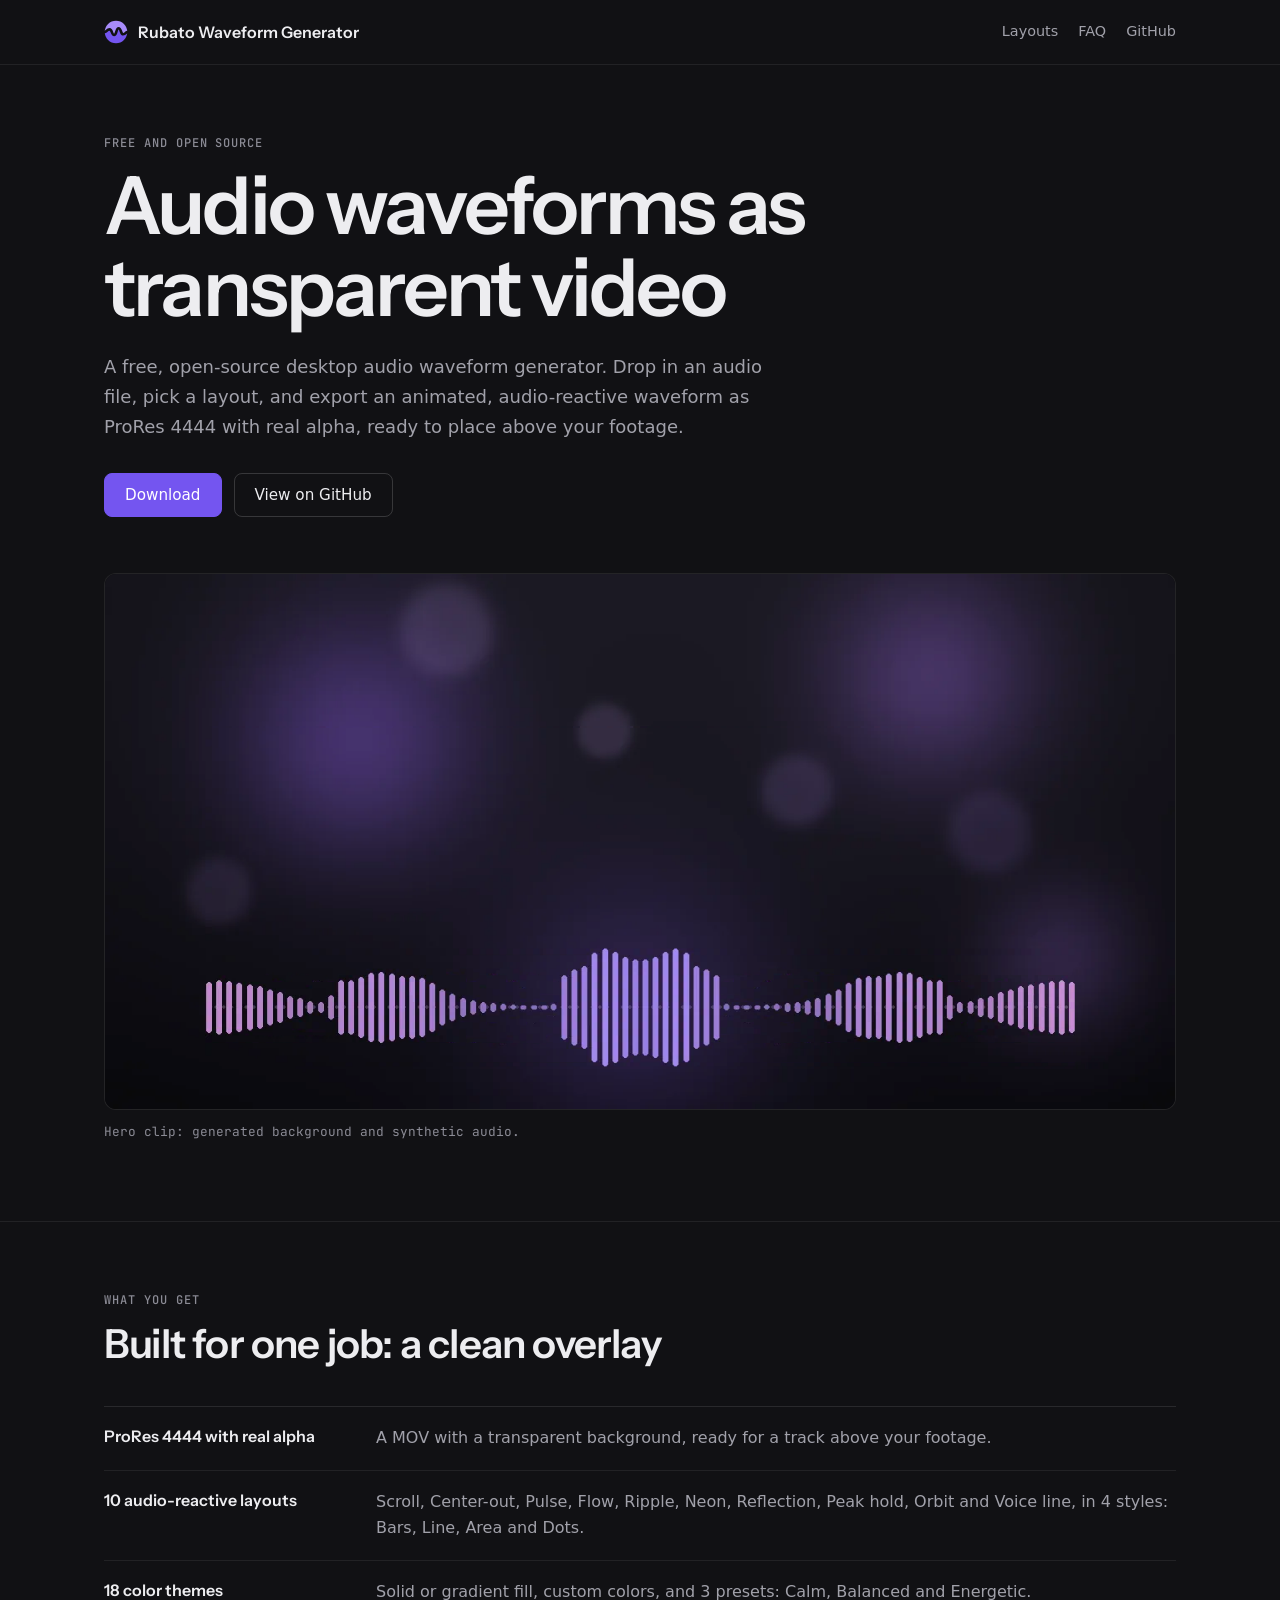
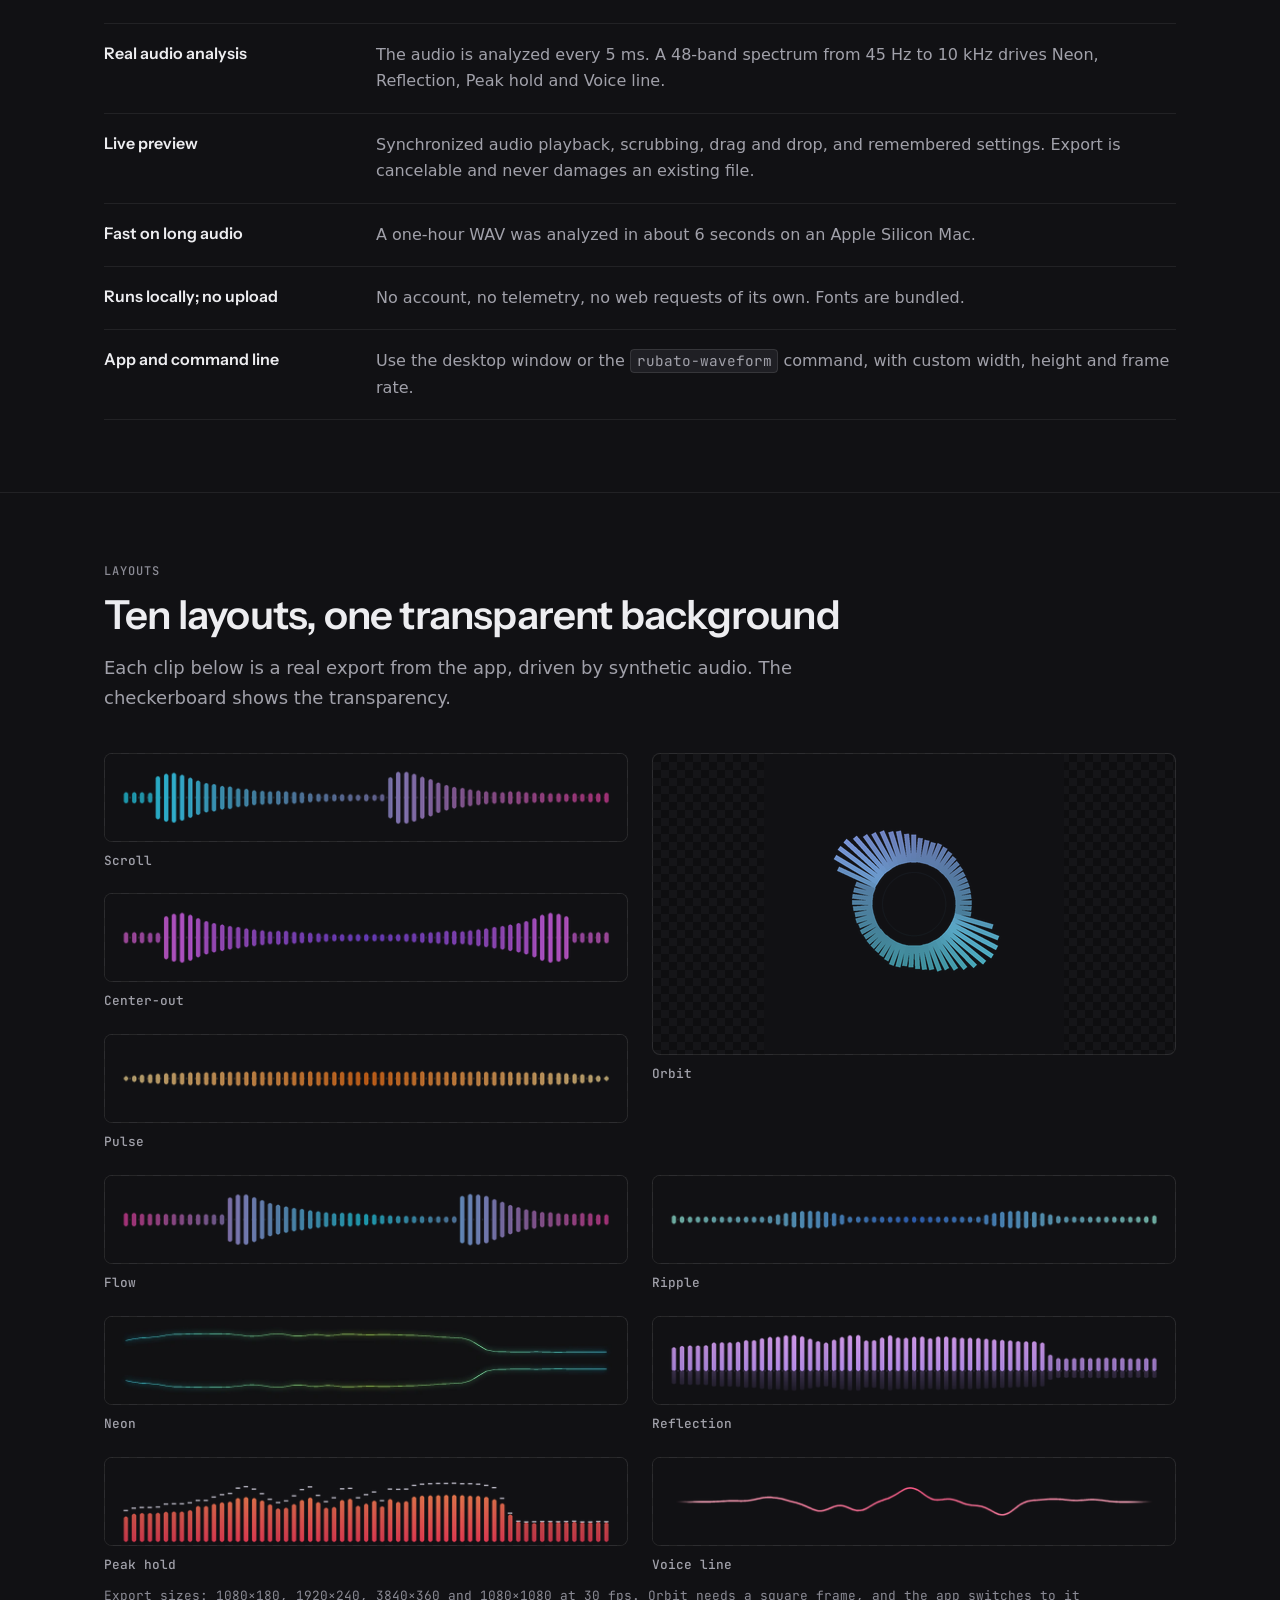
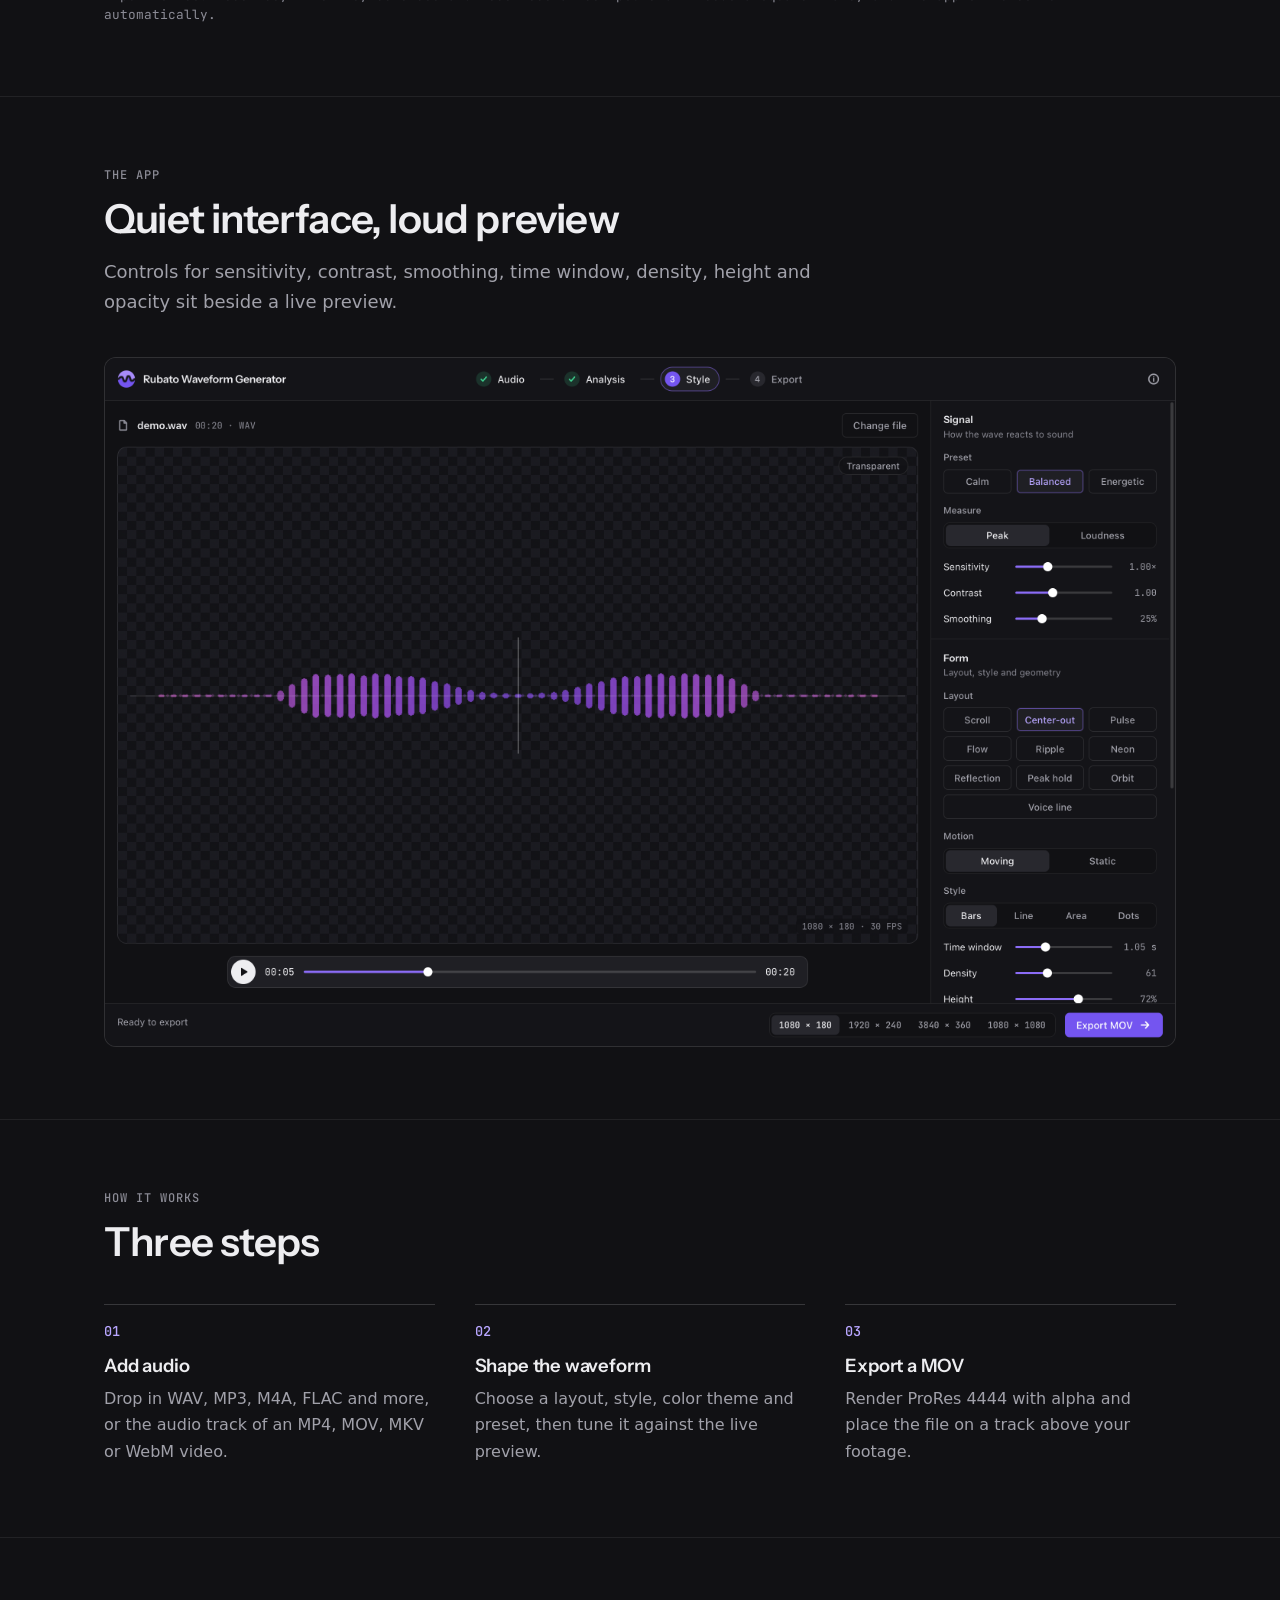
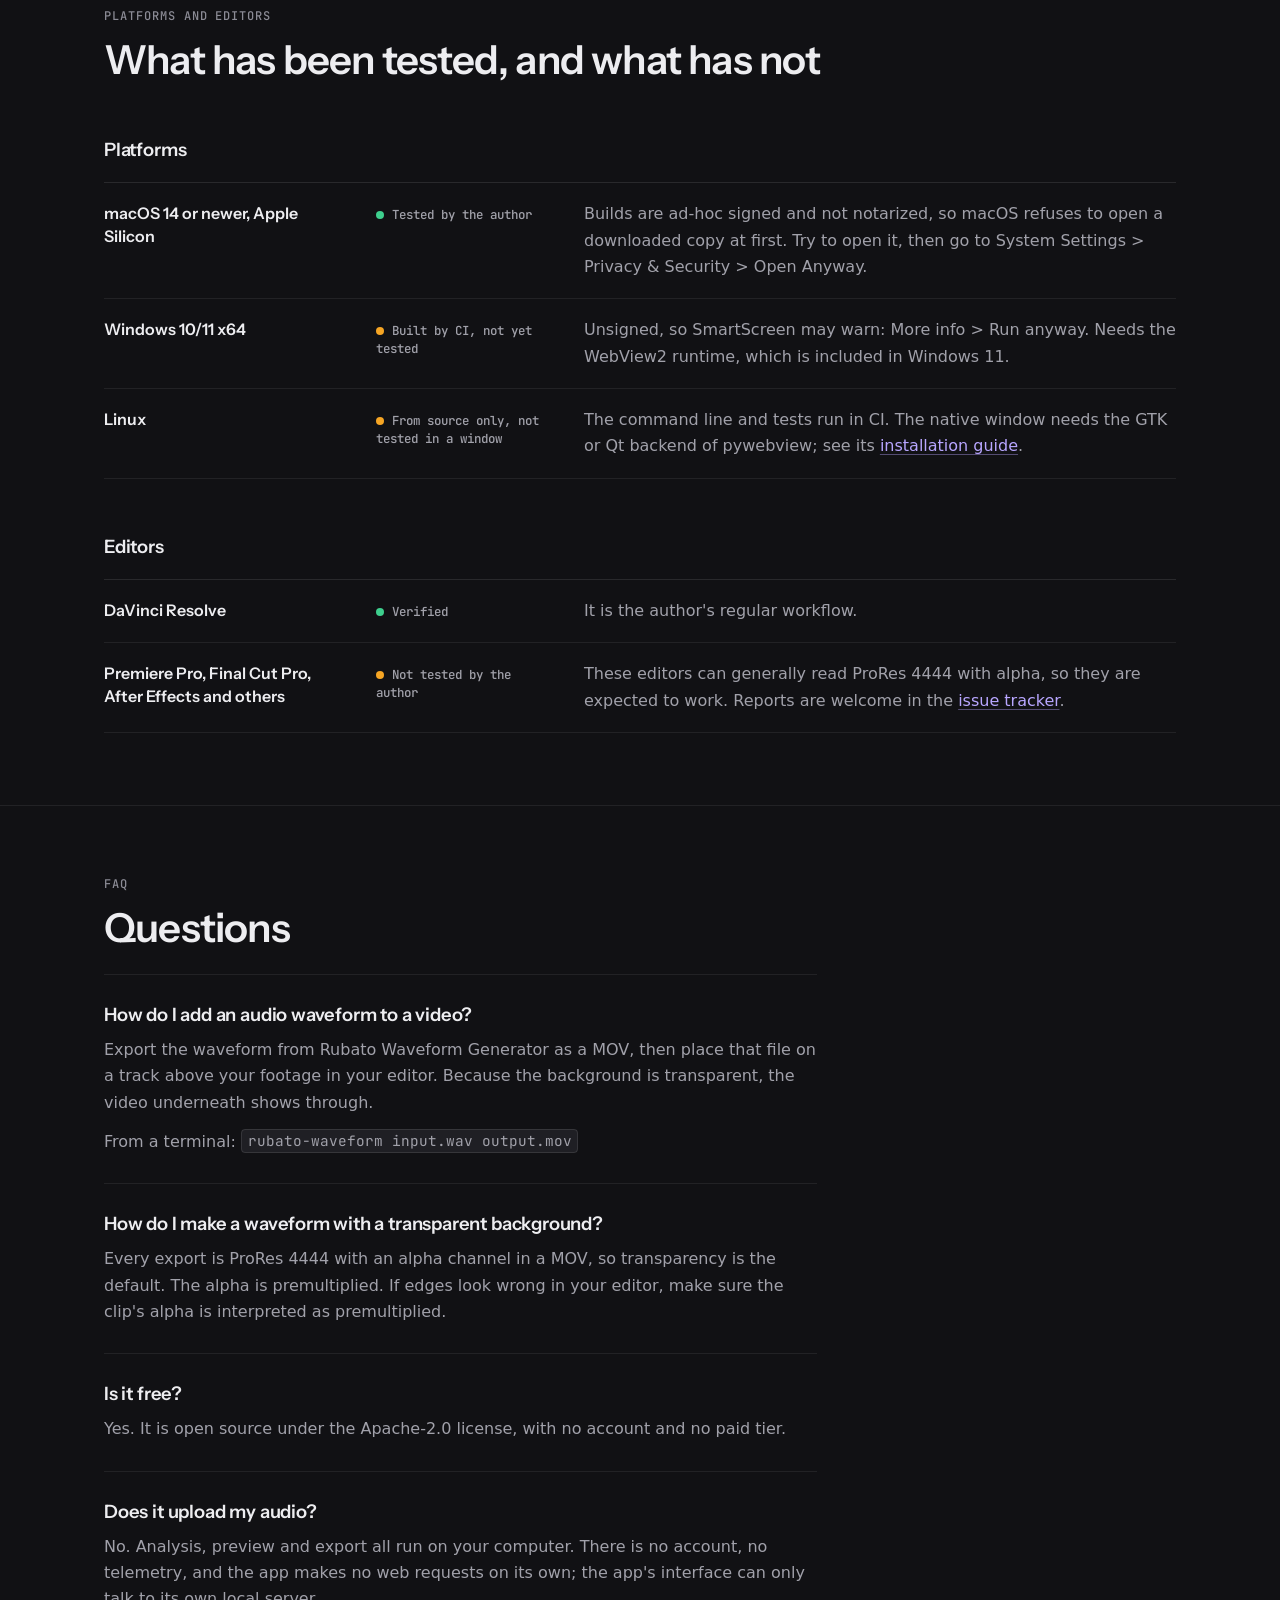
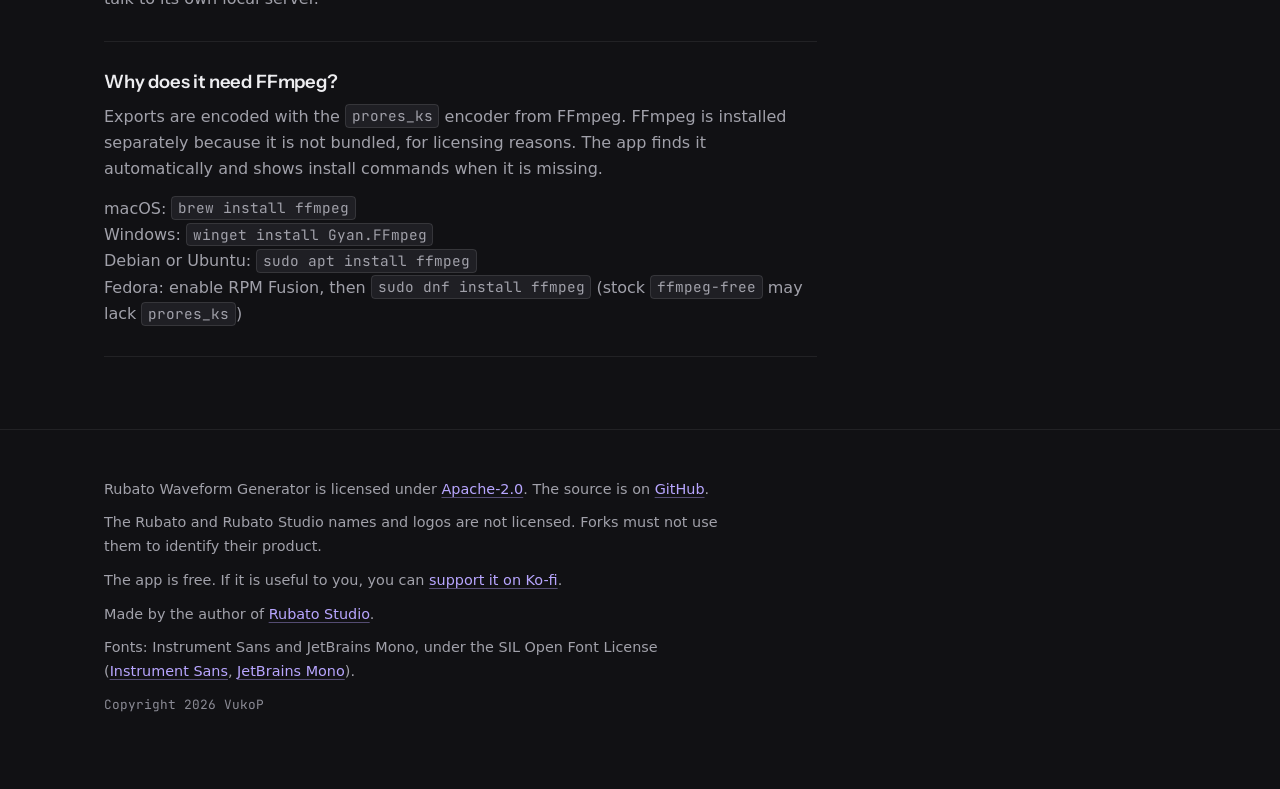
<file: docs/index.html>
<!doctype html>
<html lang="en">
<head>
  <meta charset="utf-8">
  <meta name="viewport" content="width=device-width, initial-scale=1">
  <title>Rubato Waveform Generator: transparent audio waveform video</title>
  <meta name="description" content="Free, open-source desktop app that turns audio into an animated waveform video with a transparent background. ProRes 4444 with alpha, rendered locally.">
  <link rel="canonical" href="https://vukop.github.io/rubato-waveform-generator/">
  <meta name="theme-color" content="#111114">
  <link rel="icon" type="image/svg+xml" href="assets/favicon.svg">
  <link rel="icon" type="image/png" href="assets/favicon.png">
  <link rel="preload" href="assets/fonts/InstrumentSans-latin.woff2" as="font" type="font/woff2" crossorigin>
  <link rel="stylesheet" href="assets/site.css">
  <meta property="og:type" content="website">
  <meta property="og:site_name" content="Rubato Waveform Generator">
  <meta property="og:title" content="Rubato Waveform Generator: transparent audio waveform video">
  <meta property="og:description" content="Free, open-source desktop app that turns audio into an animated waveform video with a transparent background. ProRes 4444 with alpha, rendered locally.">
  <meta property="og:url" content="https://vukop.github.io/rubato-waveform-generator/">
  <meta property="og:image" content="https://vukop.github.io/rubato-waveform-generator/assets/social-preview.png">
  <meta property="og:image:width" content="1280">
  <meta property="og:image:height" content="640">
  <meta property="og:image:alt" content="Rubato Waveform Generator logo beside an audio waveform on a dark background">
  <meta name="twitter:card" content="summary_large_image">
  <meta name="twitter:title" content="Rubato Waveform Generator: transparent audio waveform video">
  <meta name="twitter:description" content="Free, open-source desktop app that turns audio into an animated waveform video with a transparent background. ProRes 4444 with alpha, rendered locally.">
  <meta name="twitter:image" content="https://vukop.github.io/rubato-waveform-generator/assets/social-preview.png">
  <meta name="twitter:image:alt" content="Rubato Waveform Generator logo beside an audio waveform on a dark background">
  <script type="application/ld+json">
  {
    "@context": "https://schema.org",
    "@type": "SoftwareApplication",
    "name": "Rubato Waveform Generator",
    "description": "Free, open-source desktop app that turns an audio file into an animated, audio-reactive waveform video with a transparent background: ProRes 4444 with alpha in a MOV.",
    "applicationCategory": "MultimediaApplication",
    "operatingSystem": "macOS 14 or newer (Apple Silicon), Windows 10/11 x64, Linux (from source)",
    "softwareVersion": "1.0.0",
    "offers": {"@type": "Offer", "price": "0", "priceCurrency": "USD"},
    "license": "https://www.apache.org/licenses/LICENSE-2.0",
    "author": {"@type": "Person", "name": "VukoP", "url": "https://github.com/VukoP"},
    "url": "https://vukop.github.io/rubato-waveform-generator/",
    "downloadUrl": "https://github.com/VukoP/rubato-waveform-generator/releases/latest",
    "image": "https://vukop.github.io/rubato-waveform-generator/assets/social-preview.png"
  }
  </script>
</head>
<body>
  <header class="site-header">
    <div class="wrap">
      <a class="brand" href="./"><img src="assets/favicon.svg" width="24" height="24" alt="">Rubato Waveform Generator</a>
      <nav class="nav" aria-label="Primary">
        <a href="#layouts">Layouts</a>
        <a href="#faq">FAQ</a>
        <a href="https://github.com/VukoP/rubato-waveform-generator">GitHub</a>
      </nav>
    </div>
  </header>

  <main>
    <section class="hero">
      <div class="wrap">
        <p class="eyebrow">Free and open source</p>
        <h1>Audio waveforms as transparent video</h1>
        <p class="lede">A free, open-source desktop audio waveform generator. Drop in an audio file, pick a layout, and export an animated, audio-reactive waveform as ProRes 4444 with real alpha, ready to place above your footage.</p>
        <div class="actions">
          <a class="btn primary" href="https://github.com/VukoP/rubato-waveform-generator/releases/latest">Download</a>
          <a class="btn" href="https://github.com/VukoP/rubato-waveform-generator">View on GitHub</a>
        </div>
        <div class="hero-media">
          <picture>
            <source media="(prefers-reduced-motion: reduce)" srcset="media/app-main.png" width="2800" height="1800">
            <img src="media/hero.webp" fetchpriority="high" width="1280" height="640" alt="An animated audio waveform drawn over a generated background, exported with a transparent background">
          </picture>
        </div>
        <p class="hero-note">Hero clip: generated background and synthetic audio.</p>
      </div>
    </section>

    <section id="features">
      <div class="wrap">
        <p class="eyebrow">What you get</p>
        <h2>Built for one job: a clean overlay</h2>
        <ul class="specs">
          <li><strong>ProRes 4444 with real alpha</strong><span>A MOV with a transparent background, ready for a track above your footage.</span></li>
          <li><strong>10 audio-reactive layouts</strong><span>Scroll, Center-out, Pulse, Flow, Ripple, Neon, Reflection, Peak hold, Orbit and Voice line, in 4 styles: Bars, Line, Area and Dots.</span></li>
          <li><strong>18 color themes</strong><span>Solid or gradient fill, custom colors, and 3 presets: Calm, Balanced and Energetic.</span></li>
          <li><strong>Real audio analysis</strong><span>The audio is analyzed every 5 ms. A 48-band spectrum from 45 Hz to 10 kHz drives Neon, Reflection, Peak hold and Voice line.</span></li>
          <li><strong>Live preview</strong><span>Synchronized audio playback, scrubbing, drag and drop, and remembered settings. Export is cancelable and never damages an existing file.</span></li>
          <li><strong>Fast on long audio</strong><span>A one-hour WAV was analyzed in about 6 seconds on an Apple Silicon Mac.</span></li>
          <li><strong>Runs locally; no upload</strong><span>No account, no telemetry, no web requests of its own. Fonts are bundled.</span></li>
          <li><strong>App and command line</strong><span>Use the desktop window or the <code>rubato-waveform</code> command, with custom width, height and frame rate.</span></li>
        </ul>
      </div>
    </section>

    <section id="layouts">
      <div class="wrap">
        <p class="eyebrow">Layouts</p>
        <h2>Ten layouts, one transparent background</h2>
        <p class="lede">Each clip below is a real export from the app, driven by synthetic audio. The checkerboard shows the transparency.</p>
        <ul class="gallery">
        <li><figure class="tile">
          <div class="stage"><img src="media/layouts/scroll.webp" width="540" height="90" loading="lazy" decoding="async" alt="Animated Scroll audio waveform: bars travel sideways across the strip as time passes"></div>
          <figcaption>Scroll</figcaption>
        </figure></li>
        <li><figure class="tile">
          <div class="stage"><img src="media/layouts/mirror.webp" width="540" height="90" loading="lazy" decoding="async" alt="Animated Center-out audio waveform: bars grow outward from the center"></div>
          <figcaption>Center-out</figcaption>
        </figure></li>
        <li><figure class="tile">
          <div class="stage"><img src="media/layouts/pulse.webp" width="540" height="90" loading="lazy" decoding="async" alt="Animated Pulse audio waveform: stationary bars pulse from the center"></div>
          <figcaption>Pulse</figcaption>
        </figure></li>
        <li><figure class="tile">
          <div class="stage"><img src="media/layouts/flow.webp" width="540" height="90" loading="lazy" decoding="async" alt="Animated Flow audio waveform: a scrolling waveform with a symmetric gradient"></div>
          <figcaption>Flow</figcaption>
        </figure></li>
        <li><figure class="tile">
          <div class="stage"><img src="media/layouts/ripple.webp" width="540" height="90" loading="lazy" decoding="async" alt="Animated Ripple audio waveform: stationary bars pulse as a wave spreading from the center"></div>
          <figcaption>Ripple</figcaption>
        </figure></li>
        <li><figure class="tile">
          <div class="stage"><img src="media/layouts/neon.webp" width="540" height="90" loading="lazy" decoding="async" alt="Animated Neon audio waveform: a glowing line oscillating around the center"></div>
          <figcaption>Neon</figcaption>
        </figure></li>
        <li><figure class="tile">
          <div class="stage"><img src="media/layouts/mirror-reflect.webp" width="540" height="90" loading="lazy" decoding="async" alt="Animated Reflection audio waveform: bars above a baseline with a mirrored reflection below"></div>
          <figcaption>Reflection</figcaption>
        </figure></li>
        <li><figure class="tile">
          <div class="stage"><img src="media/layouts/peakhold.webp" width="540" height="90" loading="lazy" decoding="async" alt="Animated Peak hold audio waveform: bars rising from the bottom with a falling peak cap"></div>
          <figcaption>Peak hold</figcaption>
        </figure></li>
        <li class="orbit"><figure class="tile square">
          <div class="stage sq"><img src="media/layouts/radial.webp" width="300" height="300" loading="lazy" decoding="async" alt="Animated Orbit audio waveform: spokes rotating around the center of a square frame"></div>
          <figcaption>Orbit</figcaption>
        </figure></li>
        <li><figure class="tile">
          <div class="stage"><img src="media/layouts/voiceline.webp" width="540" height="90" loading="lazy" decoding="async" alt="Animated Voice line audio waveform: a thin, calm oscilloscope-like line"></div>
          <figcaption>Voice line</figcaption>
        </figure></li>
        </ul>
        <p class="hero-note">Export sizes: 1080×180, 1920×240, 3840×360 and 1080×1080 at 30 fps. Orbit needs a square frame, and the app switches to it automatically.</p>
      </div>
    </section>

    <section id="app">
      <div class="wrap">
        <p class="eyebrow">The app</p>
        <h2>Quiet interface, loud preview</h2>
        <p class="lede">Controls for sensitivity, contrast, smoothing, time window, density, height and opacity sit beside a live preview.</p>
        <div class="shot"><img src="media/app-main.png" width="2800" height="1800" loading="lazy" decoding="async" alt="The Rubato Waveform Generator window: layout and style controls on the left, a live waveform preview with playback in the main area"></div>
      </div>
    </section>

    <section id="how">
      <div class="wrap">
        <p class="eyebrow">How it works</p>
        <h2>Three steps</h2>
        <ol class="steps">
          <li><h3>Add audio</h3><p>Drop in WAV, MP3, M4A, FLAC and more, or the audio track of an MP4, MOV, MKV or WebM video.</p></li>
          <li><h3>Shape the waveform</h3><p>Choose a layout, style, color theme and preset, then tune it against the live preview.</p></li>
          <li><h3>Export a MOV</h3><p>Render ProRes 4444 with alpha and place the file on a track above your footage.</p></li>
        </ol>
      </div>
    </section>

    <section id="platforms">
      <div class="wrap">
        <p class="eyebrow">Platforms and editors</p>
        <h2>What has been tested, and what has not</h2>
        <h3 class="sub">Platforms</h3>
        <div class="status">
          <div class="row"><h4>macOS 14 or newer, Apple Silicon</h4><span class="tag ok">Tested by the author</span><p>Builds are ad-hoc signed and not notarized, so macOS refuses to open a downloaded copy at first. Try to open it, then go to System Settings &gt; Privacy &amp; Security &gt; Open Anyway.</p></div>
          <div class="row"><h4>Windows 10/11 x64</h4><span class="tag warn">Built by CI, not yet tested</span><p>Unsigned, so SmartScreen may warn: More info &gt; Run anyway. Needs the WebView2 runtime, which is included in Windows 11.</p></div>
          <div class="row"><h4>Linux</h4><span class="tag warn">From source only, not tested in a window</span><p>The command line and tests run in CI. The native window needs the GTK or Qt backend of pywebview; see its <a href="https://pywebview.flowrl.com/guide/installation.html">installation guide</a>.</p></div>
        </div>
        <h3 class="sub">Editors</h3>
        <div class="status">
          <div class="row"><h4>DaVinci Resolve</h4><span class="tag ok">Verified</span><p>It is the author's regular workflow.</p></div>
          <div class="row"><h4>Premiere Pro, Final Cut Pro, After Effects and others</h4><span class="tag warn">Not tested by the author</span><p>These editors can generally read ProRes 4444 with alpha, so they are expected to work. Reports are welcome in the <a href="https://github.com/VukoP/rubato-waveform-generator/issues">issue tracker</a>.</p></div>
        </div>
      </div>
    </section>

    <section id="faq">
      <div class="wrap">
        <p class="eyebrow">FAQ</p>
        <h2>Questions</h2>
        <div class="faq">
          <div>
            <h3>How do I add an audio waveform to a video?</h3>
            <p>Export the waveform from Rubato Waveform Generator as a MOV, then place that file on a track above your footage in your editor. Because the background is transparent, the video underneath shows through.</p>
            <p>From a terminal: <code>rubato-waveform input.wav output.mov</code></p>
          </div>
          <div>
            <h3>How do I make a waveform with a transparent background?</h3>
            <p>Every export is ProRes 4444 with an alpha channel in a MOV, so transparency is the default. The alpha is premultiplied. If edges look wrong in your editor, make sure the clip's alpha is interpreted as premultiplied.</p>
          </div>
          <div>
            <h3>Is it free?</h3>
            <p>Yes. It is open source under the Apache-2.0 license, with no account and no paid tier.</p>
          </div>
          <div>
            <h3>Does it upload my audio?</h3>
            <p>No. Analysis, preview and export all run on your computer. There is no account, no telemetry, and the app makes no web requests on its own; the app's interface can only talk to its own local server.</p>
          </div>
          <div>
            <h3>Why does it need FFmpeg?</h3>
            <p>Exports are encoded with the <code>prores_ks</code> encoder from FFmpeg. FFmpeg is installed separately because it is not bundled, for licensing reasons. The app finds it automatically and shows install commands when it is missing.</p>
            <p>macOS: <code>brew install ffmpeg</code><br>Windows: <code>winget install Gyan.FFmpeg</code><br>Debian or Ubuntu: <code>sudo apt install ffmpeg</code><br>Fedora: enable RPM Fusion, then <code>sudo dnf install ffmpeg</code> (stock <code>ffmpeg-free</code> may lack <code>prores_ks</code>)</p>
          </div>
        </div>
      </div>
    </section>
  </main>

  <footer class="site-footer">
    <div class="wrap">
      <p>Rubato Waveform Generator is licensed under <a href="https://www.apache.org/licenses/LICENSE-2.0">Apache-2.0</a>. The source is on <a href="https://github.com/VukoP/rubato-waveform-generator">GitHub</a>.</p>
      <p>The Rubato and Rubato Studio names and logos are not licensed. Forks must not use them to identify their product.</p>
      <p>The app is free. If it is useful to you, you can <a href="https://ko-fi.com/vukop">support it on Ko-fi</a>.</p>
      <p>Made by the author of <a href="https://rubatostudio.com">Rubato Studio</a>.</p>
      <p>Fonts: Instrument Sans and JetBrains Mono, under the SIL Open Font License (<a href="assets/fonts/OFL-InstrumentSans.txt">Instrument Sans</a>, <a href="assets/fonts/OFL-JetBrainsMono.txt">JetBrains Mono</a>).</p>
      <p class="legal">Copyright 2026 VukoP</p>
    </div>
  </footer>
</body>
</html>
</file>
<file: docs/assets/site.css>
@font-face {
  font-family: "Instrument Sans";
  font-style: normal;
  font-weight: 400 700;
  font-display: swap;
  src: url("fonts/InstrumentSans-latin.woff2") format("woff2");
}
@font-face {
  font-family: "JetBrains Mono";
  font-style: normal;
  font-weight: 100 800;
  font-display: swap;
  src: url("fonts/JetBrainsMono-latin.woff2") format("woff2");
}

:root {
  --bg: #111114;
  --panel: #18181c;
  --raised: #1f1f24;
  --line: rgba(255, 255, 255, 0.07);
  --line-2: rgba(255, 255, 255, 0.10);
  --line-3: rgba(255, 255, 255, 0.16);
  --violet: #8b6cf6;
  --violet-soft: #b8a6ff;
  --ink: #ededf0;
  --muted: #a1a1aa;
  --muted-2: #8b8b95;
  --primary: #7455f0;
  --ok: #3ecf8e;
  --amber: #f5a524;
  --font: -apple-system, BlinkMacSystemFont, "SF Pro Text", system-ui, "Segoe UI", sans-serif;
  --font-display: "Instrument Sans", -apple-system, BlinkMacSystemFont, system-ui, sans-serif;
  --mono: "JetBrains Mono", ui-monospace, "SF Mono", Menlo, monospace;
  --wrap: 1120px;
}

*, *::before, *::after { box-sizing: border-box; }
html { color-scheme: dark; -webkit-text-size-adjust: 100%; }
body {
  margin: 0;
  background: var(--bg);
  color: var(--ink);
  font: 400 1rem/1.65 var(--font);
  overflow-wrap: break-word;
}
img { display: block; max-width: 100%; height: auto; }
a { color: var(--violet-soft); text-underline-offset: 3px; text-decoration-color: rgba(184, 166, 255, 0.4); }
a:hover { text-decoration-color: currentColor; }
:focus-visible { outline: 2px solid var(--violet); outline-offset: 3px; border-radius: 4px; }
code, .mono { font-family: var(--mono); font-size: 0.9em; }
code { background: var(--raised); border: 1px solid var(--line-2); border-radius: 4px; padding: 0.1em 0.4em; overflow-wrap: anywhere; }

.wrap { width: 100%; max-width: var(--wrap); margin: 0 auto; padding: 0 24px; }
section { padding: 72px 0; border-top: 1px solid var(--line); }
h1, h2, h3 { font-family: var(--font-display); font-weight: 600; letter-spacing: -0.02em; line-height: 1.1; margin: 0; text-wrap: balance; }
h2 { font-size: clamp(1.75rem, 4vw, 2.5rem); margin-bottom: 16px; }
h3 { font-size: 1.15rem; letter-spacing: -0.01em; line-height: 1.3; }
p { margin: 0 0 1em; }
.eyebrow { font: 500 0.75rem/1 var(--mono); letter-spacing: 0.08em; text-transform: uppercase; color: var(--muted-2); margin: 0 0 16px; }
.lede { color: var(--muted); font-size: 1.125rem; max-width: 62ch; }

/* header */
.site-header { border-bottom: 1px solid var(--line); }
.site-header .wrap { display: flex; align-items: center; justify-content: space-between; gap: 16px; height: 64px; }
.brand { display: inline-flex; align-items: center; gap: 10px; color: var(--ink); text-decoration: none; font: 600 1rem/1 var(--font-display); }
.brand img { width: 24px; height: 24px; }
.nav { display: flex; gap: 20px; font-size: 0.9rem; }
.nav a { color: var(--muted); text-decoration: none; }
.nav a:hover { color: var(--ink); }

/* buttons */
.actions { display: flex; flex-wrap: wrap; gap: 12px; margin-top: 32px; }
.btn { display: inline-flex; align-items: center; min-height: 44px; padding: 0 20px; border-radius: 8px; font: 500 0.95rem/1 var(--font); text-decoration: none; border: 1px solid var(--line-3); color: var(--ink); transition: background-color 0.15s, border-color 0.15s; }
.btn:hover { background: var(--raised); }
.btn.primary { background: var(--primary); border-color: var(--primary); color: #fff; }
.btn.primary:hover { background: #8466f5; border-color: #8466f5; }

/* hero */
.hero { border-top: 0; padding: 72px 0 80px; }
.hero h1 { font-size: clamp(2.5rem, 7.5vw, 5rem); letter-spacing: -0.035em; line-height: 1.02; max-width: 14ch; margin-bottom: 24px; }
.hero .lede { margin: 0; max-width: 58ch; }
.hero-media { margin-top: 56px; border: 1px solid var(--line-2); border-radius: 12px; overflow: hidden; background: #0b0b0d; }
.hero-media img { width: 100%; aspect-ratio: 2 / 1; object-fit: cover; object-position: top; }
.hero-note { font: 400 0.8rem/1.5 var(--mono); color: var(--muted-2); margin: 12px 0 0; }

/* what you get: a spec sheet, not cards */
.specs { margin: 40px 0 0; padding: 0; list-style: none; border-top: 1px solid var(--line-2); }
.specs li { display: grid; grid-template-columns: minmax(0, 15rem) minmax(0, 1fr); gap: 8px 32px; padding: 18px 0; border-bottom: 1px solid var(--line); }
.specs strong { font: 600 1rem/1.4 var(--font-display); }
.specs span { color: var(--muted); }

/* gallery */
.gallery { margin: 40px 0 0; padding: 0; list-style: none; display: grid; grid-template-columns: repeat(2, minmax(0, 1fr)); grid-auto-flow: row dense; gap: 24px; }
.tile { margin: 0; }
.tile .stage {
  border: 1px solid var(--line-2); border-radius: 8px; overflow: hidden;
  background-color: #0e0e10;
  background-image: linear-gradient(45deg, #151518 25%, transparent 25%, transparent 75%, #151518 75%), linear-gradient(45deg, #151518 25%, transparent 25%, transparent 75%, #151518 75%);
  background-size: 16px 16px; background-position: 0 0, 8px 8px;
  display: flex; align-items: center; justify-content: center;
}
.tile img { width: 100%; }
.gallery .orbit { grid-column: 2; grid-row: 1 / span 3; }
.tile.square img { width: auto; max-width: 100%; }
.tile .stage.sq { padding: 0; }
.tile figcaption { font: 500 0.8rem/1.4 var(--mono); color: var(--muted); margin-top: 10px; }

/* app screenshot */
.shot { margin: 40px 0 0; border: 1px solid var(--line-2); border-radius: 12px; overflow: hidden; background: var(--panel); }
.shot img { width: 100%; }

/* steps */
.steps { margin: 40px 0 0; padding: 0; list-style: none; counter-reset: step; display: grid; grid-template-columns: repeat(3, minmax(0, 1fr)); gap: 40px; }
.steps li { counter-increment: step; border-top: 1px solid var(--line-3); padding-top: 20px; }
.steps li::before { content: "0" counter(step); font: 500 0.85rem/1 var(--mono); color: var(--violet-soft); display: block; margin-bottom: 16px; }
.steps h3 { margin-bottom: 8px; }
.steps p { color: var(--muted); margin: 0; }

/* platforms */
.status { margin: 40px 0 0; border-top: 1px solid var(--line-2); }
.status .row { display: grid; grid-template-columns: minmax(0, 15rem) minmax(0, 11rem) minmax(0, 1fr); gap: 8px 32px; padding: 18px 0; border-bottom: 1px solid var(--line); align-items: baseline; }
.status h4 { font: 600 1rem/1.4 var(--font-display); margin: 0; }
.tag { font: 500 0.78rem/1.4 var(--mono); color: var(--muted); }
.tag::before { content: ""; display: inline-block; width: 8px; height: 8px; border-radius: 50%; margin-right: 8px; background: var(--muted-2); }
.tag.ok::before { background: var(--ok); }
.tag.warn::before { background: var(--amber); }
.status p { color: var(--muted); margin: 0; }
.sub { margin-top: 56px; font-size: 1.15rem; }
.sub + .status { margin-top: 20px; }

/* faq */
.faq { margin-top: 24px; display: grid; gap: 0; }
.faq > div { padding: 28px 0; border-top: 1px solid var(--line); max-width: 70ch; }
.faq > div:last-child { border-bottom: 1px solid var(--line); }
.faq h3 { margin-bottom: 10px; }
.faq p { color: var(--muted); margin: 0 0 0.8em; }
.faq p:last-child { margin: 0; }

/* footer */
.site-footer { border-top: 1px solid var(--line); padding: 48px 0 64px; color: var(--muted); font-size: 0.9rem; }
.site-footer p { margin: 0 0 10px; max-width: 70ch; }
.site-footer .legal { font-family: var(--mono); font-size: 0.8rem; color: var(--muted-2); }

@media (max-width: 820px) {
  section { padding: 56px 0; }
  .steps { grid-template-columns: 1fr; gap: 28px; }
  .specs li, .status .row { grid-template-columns: 1fr; gap: 4px; }
}
@media (max-width: 560px) {
  .wrap { padding: 0 18px; }
  .gallery { grid-template-columns: 1fr; gap: 20px; }
  .gallery .orbit { grid-column: auto; grid-row: auto; }
  .hero { padding: 48px 0 56px; }
  .hero-media { margin-top: 40px; border-radius: 8px; }
  .nav { gap: 14px; }
  .btn { flex: 1 1 100%; justify-content: center; }
}
</file>
